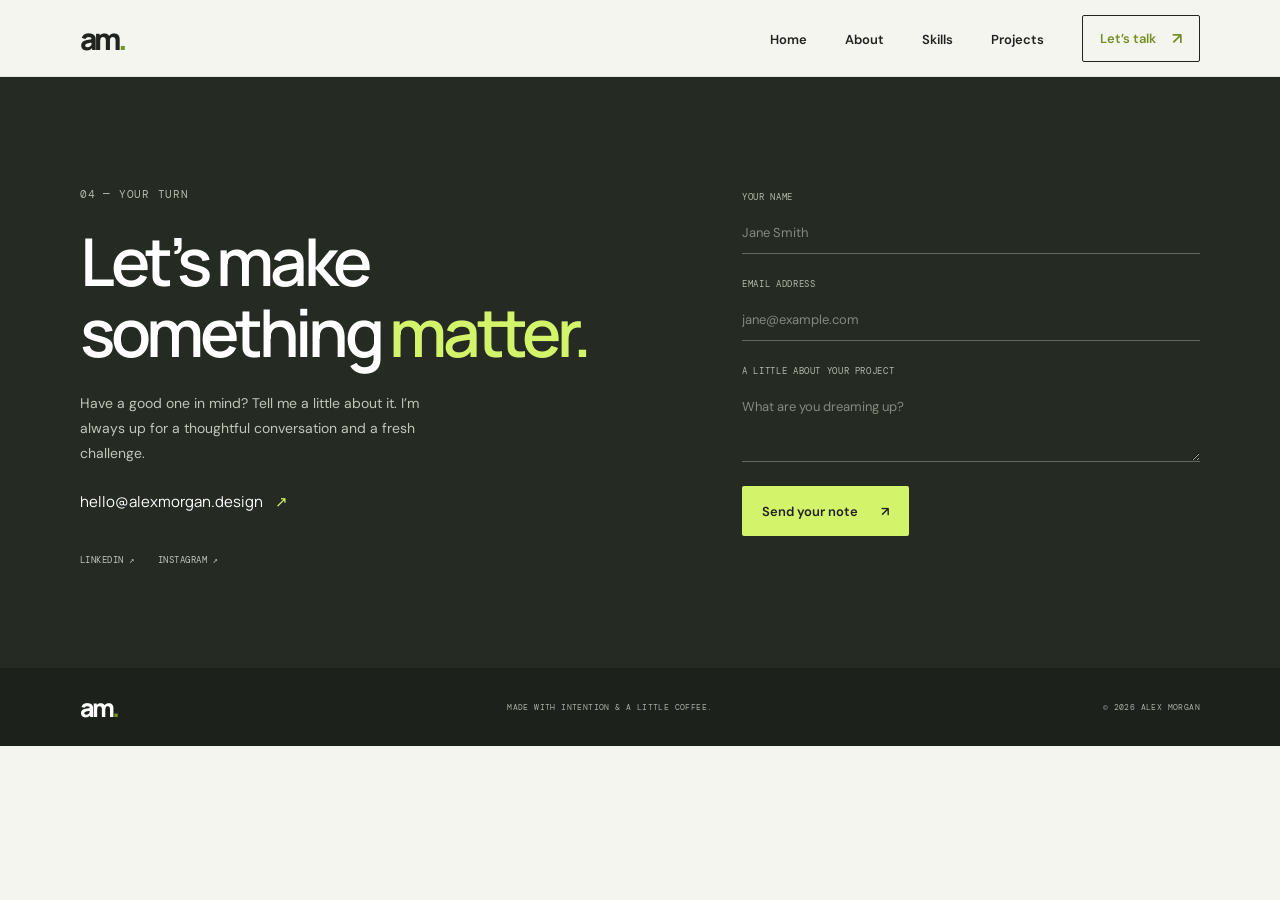
<file: contact.html>
<!doctype html>
<html lang="en">
  <head>
    <meta charset="utf-8">
    <meta name="viewport" content="width=device-width, initial-scale=1">
    <meta name="theme-color" content="#f5f5f0">
    <meta name="description" content="Get in touch with Alex Morgan about a design or development project.">
    <title>Alex Morgan — Contact</title>
    <link rel="preconnect" href="https://fonts.googleapis.com">
    <link rel="preconnect" href="https://fonts.gstatic.com" crossorigin>
    <link href="https://fonts.googleapis.com/css2?family=DM+Mono:wght@400;500&family=DM+Sans:wght@400;500;600;700&family=Manrope:wght@400;500;600;700;800&display=swap" rel="stylesheet">
    <link rel="stylesheet" href="style.css">
    <script src="script.js" defer></script>
  </head>
  <body>
    <a class="skip-link" href="#main">Skip to content</a>
    <header class="site-header"><nav class="navigation container" aria-label="Main navigation">
      <a class="wordmark" href="index.html" aria-label="Alex Morgan, home">am<span>.</span></a>
      <button class="menu-toggle" type="button" aria-expanded="false" aria-controls="nav-links" aria-label="Open navigation"><span></span><span></span></button>
      <ul class="nav-links" id="nav-links">
        <li><a href="index.html">Home</a></li><li><a href="about.html">About</a></li>
        <li><a href="skills.html">Skills</a></li><li><a href="projects.html">Projects</a></li>
        <li><a class="nav-contact" href="contact.html" aria-current="page">Let’s talk <span aria-hidden="true">↗</span></a></li>
      </ul>
    </nav></header>
    <main id="main">
      <section class="contact section">
        <div class="container contact-layout">
          <div class="contact-copy">
            <p class="eyebrow">04 — YOUR TURN</p>
            <h1 id="contact-title">Let’s make<br>something <span>matter.</span></h1>
            <p>Have a good one in mind? Tell me a little about it. I’m always up for a thoughtful conversation and a fresh challenge.</p>
            <a class="contact-email" href="mailto:hello@alexmorgan.design">hello@alexmorgan.design <span aria-hidden="true">↗</span></a>
            <div class="social-links"><a href="https://www.linkedin.com/" target="_blank" rel="noreferrer">LINKEDIN ↗</a><a href="https://www.instagram.com/" target="_blank" rel="noreferrer">INSTAGRAM ↗</a></div>
          </div>
          <form class="contact-form" id="contact-form" novalidate>
            <div class="form-row"><label for="name">YOUR NAME</label><input id="name" name="name" type="text" autocomplete="name" placeholder="Jane Smith" required><span class="field-error" id="name-error"></span></div>
            <div class="form-row"><label for="email">EMAIL ADDRESS</label><input id="email" name="email" type="email" autocomplete="email" placeholder="jane@example.com" required><span class="field-error" id="email-error"></span></div>
            <div class="form-row"><label for="message">A LITTLE ABOUT YOUR PROJECT</label><textarea id="message" name="message" rows="3" placeholder="What are you dreaming up?" required></textarea><span class="field-error" id="message-error"></span></div>
            <button class="button button-light" type="submit">Send your note <span aria-hidden="true">↗</span></button>
            <p class="form-status" id="form-status" role="status" aria-live="polite"></p>
          </form>
        </div>
      </section>
    </main>
    <footer class="site-footer"><div class="container footer-inner"><a class="wordmark" href="index.html">am<span>.</span></a><p>MADE WITH INTENTION &amp; A LITTLE COFFEE.</p><span>© <span class="current-year"></span> ALEX MORGAN</span></div></footer>
  </body>
</html>
</file>
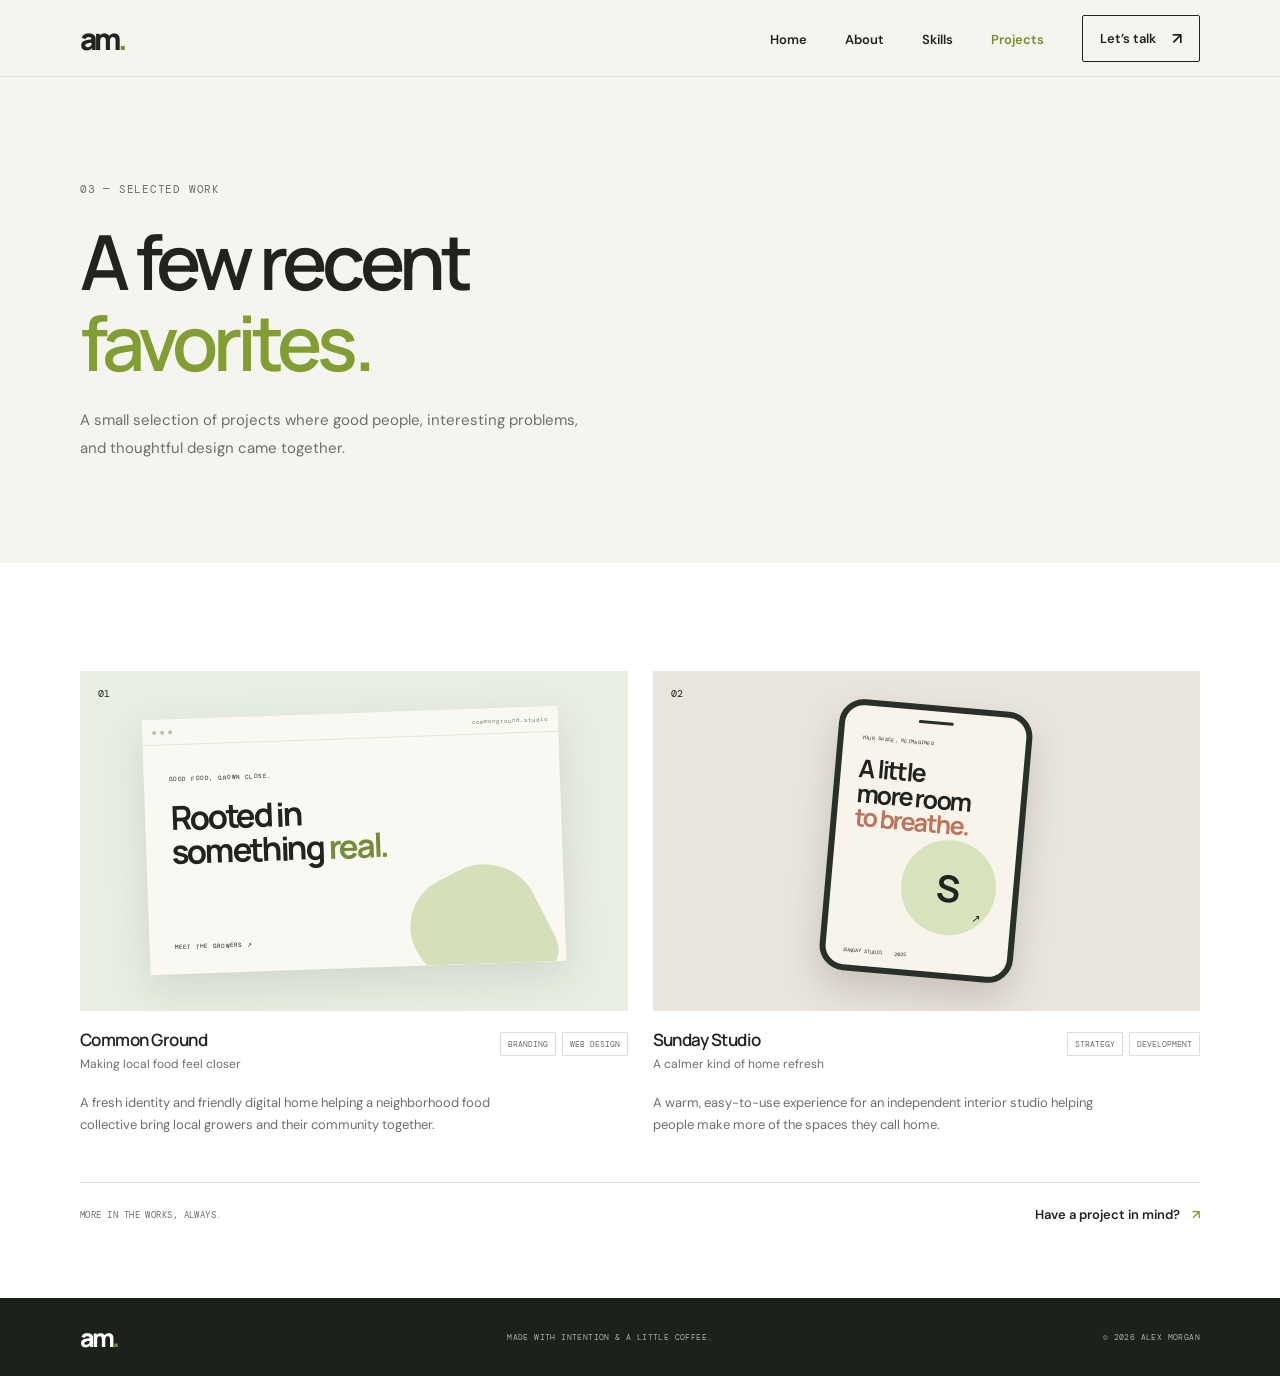
<file: projects.html>
<!doctype html>
<html lang="en">
  <head>
    <meta charset="utf-8">
    <meta name="viewport" content="width=device-width, initial-scale=1">
    <meta name="theme-color" content="#f5f5f0">
    <meta name="description" content="Selected digital design and development projects by Alex Morgan.">
    <title>Alex Morgan — Projects</title>
    <link rel="preconnect" href="https://fonts.googleapis.com">
    <link rel="preconnect" href="https://fonts.gstatic.com" crossorigin>
    <link href="https://fonts.googleapis.com/css2?family=DM+Mono:wght@400;500&family=DM+Sans:wght@400;500;600;700&family=Manrope:wght@400;500;600;700;800&display=swap" rel="stylesheet">
    <link rel="stylesheet" href="style.css">
    <script src="script.js" defer></script>
  </head>
  <body>
    <a class="skip-link" href="#main">Skip to content</a>
    <header class="site-header"><nav class="navigation container" aria-label="Main navigation">
      <a class="wordmark" href="index.html" aria-label="Alex Morgan, home">am<span>.</span></a>
      <button class="menu-toggle" type="button" aria-expanded="false" aria-controls="nav-links" aria-label="Open navigation"><span></span><span></span></button>
      <ul class="nav-links" id="nav-links">
        <li><a href="index.html">Home</a></li><li><a href="about.html">About</a></li>
        <li><a href="skills.html">Skills</a></li><li><a href="projects.html" aria-current="page">Projects</a></li>
        <li><a class="nav-contact" href="contact.html">Let’s talk <span aria-hidden="true">↗</span></a></li>
      </ul>
    </nav></header>
    <main id="main">
      <section class="page-hero section"><div class="container">
        <p class="eyebrow">03 — SELECTED WORK</p>
        <h1>A few recent<br><span>favorites.</span></h1>
        <p class="page-lead">A small selection of projects where good people, interesting problems, and thoughtful design came together.</p>
      </div></section>
      <section class="projects section section-light">
        <div class="container">
          <div class="project-grid">
            <article class="project-card">
              <a class="project-visual visual-one" href="contact.html" aria-label="Discuss the Common Ground project">
                <div class="mock-window"><div class="mock-bar"><i></i><i></i><i></i><span>commonground.studio</span></div><div class="mock-content"><span class="mock-label">GOOD FOOD, GROWN CLOSE.</span><strong>Rooted in<br>something <em>real.</em></strong><div class="mock-blob"></div><span class="mock-cta">MEET THE GROWERS ↗</span></div></div><span class="project-number">01</span>
              </a>
              <div class="project-meta"><div><h2>Common Ground</h2><p>Making local food feel closer</p></div><div class="project-tags"><span>BRANDING</span><span>WEB DESIGN</span></div></div>
              <p class="project-description">A fresh identity and friendly digital home helping a neighborhood food collective bring local growers and their community together.</p>
            </article>
            <article class="project-card">
              <a class="project-visual visual-two" href="contact.html" aria-label="Discuss the Sunday Studio project">
                <div class="phone-mock"><div class="phone-speaker"></div><div class="phone-label">YOUR SPACE, REIMAGINED</div><div class="phone-title">A little<br>more room<br><em>to breathe.</em></div><div class="phone-circle">S<span>↗</span></div><div class="phone-bottom">SUNDAY STUDIO &nbsp;&nbsp; 2025</div></div><span class="project-number">02</span>
              </a>
              <div class="project-meta"><div><h2>Sunday Studio</h2><p>A calmer kind of home refresh</p></div><div class="project-tags"><span>STRATEGY</span><span>DEVELOPMENT</span></div></div>
              <p class="project-description">A warm, easy-to-use experience for an independent interior studio helping people make more of the spaces they call home.</p>
            </article>
          </div>
          <div class="projects-foot"><span>MORE IN THE WORKS, ALWAYS.</span><a class="text-link" href="contact.html">Have a project in mind? <span aria-hidden="true">↗</span></a></div>
        </div>
      </section>
    </main>
    <footer class="site-footer"><div class="container footer-inner"><a class="wordmark" href="index.html">am<span>.</span></a><p>MADE WITH INTENTION &amp; A LITTLE COFFEE.</p><span>© <span class="current-year"></span> ALEX MORGAN</span></div></footer>
  </body>
</html>
</file>
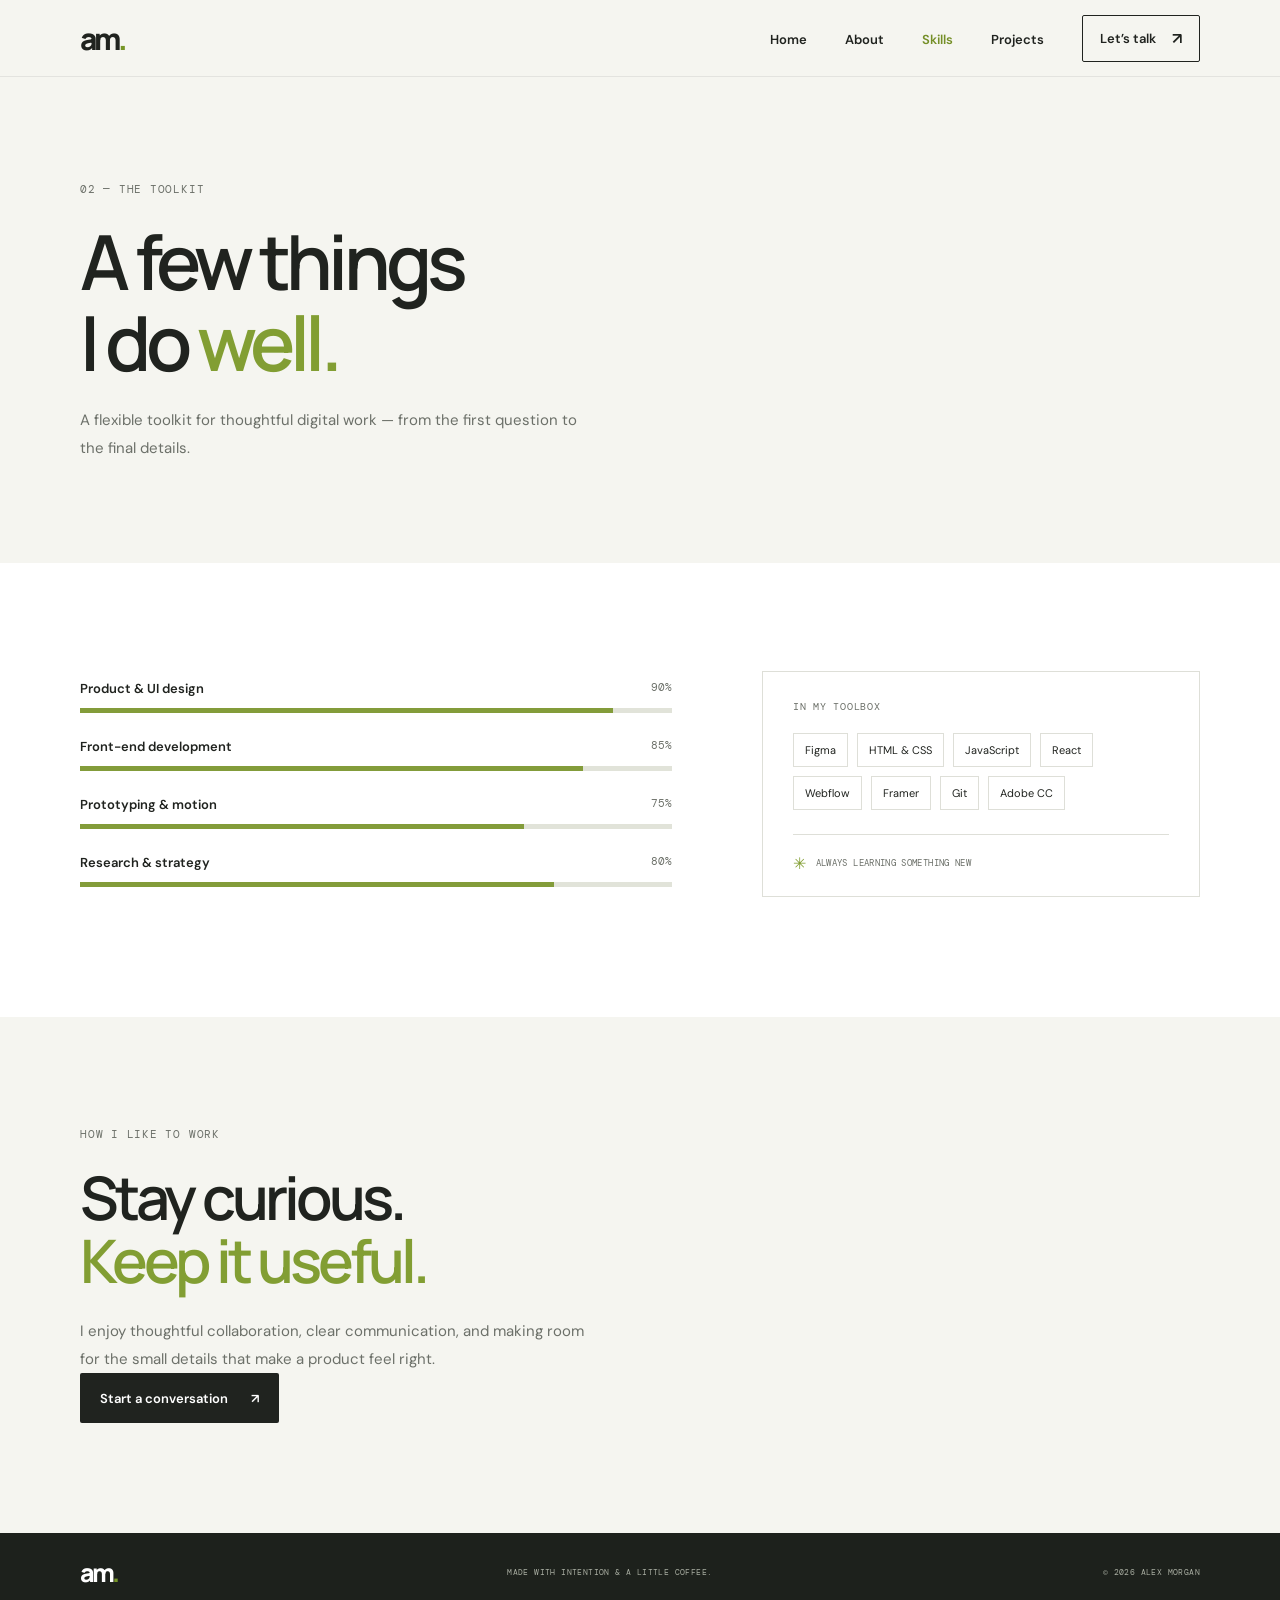
<file: skills.html>
<!doctype html>
<html lang="en">
  <head>
    <meta charset="utf-8">
    <meta name="viewport" content="width=device-width, initial-scale=1">
    <meta name="theme-color" content="#f5f5f0">
    <meta name="description" content="Explore Alex Morgan's skills in product design, front-end development, prototyping, and strategy.">
    <title>Alex Morgan — Skills</title>
    <link rel="preconnect" href="https://fonts.googleapis.com">
    <link rel="preconnect" href="https://fonts.gstatic.com" crossorigin>
    <link href="https://fonts.googleapis.com/css2?family=DM+Mono:wght@400;500&family=DM+Sans:wght@400;500;600;700&family=Manrope:wght@400;500;600;700;800&display=swap" rel="stylesheet">
    <link rel="stylesheet" href="style.css">
    <script src="script.js" defer></script>
  </head>
  <body>
    <a class="skip-link" href="#main">Skip to content</a>
    <header class="site-header"><nav class="navigation container" aria-label="Main navigation">
      <a class="wordmark" href="index.html" aria-label="Alex Morgan, home">am<span>.</span></a>
      <button class="menu-toggle" type="button" aria-expanded="false" aria-controls="nav-links" aria-label="Open navigation"><span></span><span></span></button>
      <ul class="nav-links" id="nav-links">
        <li><a href="index.html">Home</a></li><li><a href="about.html">About</a></li>
        <li><a href="skills.html" aria-current="page">Skills</a></li><li><a href="projects.html">Projects</a></li>
        <li><a class="nav-contact" href="contact.html">Let’s talk <span aria-hidden="true">↗</span></a></li>
      </ul>
    </nav></header>
    <main id="main">
      <section class="page-hero section"><div class="container">
        <p class="eyebrow">02 — THE TOOLKIT</p>
        <h1>A few things<br>I do <span>well.</span></h1>
        <p class="page-lead">A flexible toolkit for thoughtful digital work — from the first question to the final details.</p>
      </div></section>
      <section class="skills section section-light" id="skills">
        <div class="container skills-page-layout">
          <div class="skill-list" aria-label="Skill proficiency">
            <div class="skill-item"><div class="skill-label"><span>Product &amp; UI design</span><span>90%</span></div><div class="skill-track" role="progressbar" aria-label="Product and UI design" aria-valuenow="90" aria-valuemin="0" aria-valuemax="100"><span style="--level:90%"></span></div></div>
            <div class="skill-item"><div class="skill-label"><span>Front-end development</span><span>85%</span></div><div class="skill-track" role="progressbar" aria-label="Front-end development" aria-valuenow="85" aria-valuemin="0" aria-valuemax="100"><span style="--level:85%"></span></div></div>
            <div class="skill-item"><div class="skill-label"><span>Prototyping &amp; motion</span><span>75%</span></div><div class="skill-track" role="progressbar" aria-label="Prototyping and motion" aria-valuenow="75" aria-valuemin="0" aria-valuemax="100"><span style="--level:75%"></span></div></div>
            <div class="skill-item"><div class="skill-label"><span>Research &amp; strategy</span><span>80%</span></div><div class="skill-track" role="progressbar" aria-label="Research and strategy" aria-valuenow="80" aria-valuemin="0" aria-valuemax="100"><span style="--level:80%"></span></div></div>
          </div>
          <div class="tools-card">
            <p class="eyebrow">IN MY TOOLBOX</p>
            <div class="tool-tags"><span>Figma</span><span>HTML &amp; CSS</span><span>JavaScript</span><span>React</span><span>Webflow</span><span>Framer</span><span>Git</span><span>Adobe CC</span></div>
            <div class="tools-note"><span>✳</span> ALWAYS LEARNING SOMETHING NEW</div>
          </div>
        </div>
      </section>
      <section class="section"><div class="container"><p class="eyebrow">HOW I LIKE TO WORK</p><h2 class="statement-heading">Stay curious.<br><span>Keep it useful.</span></h2><p class="page-lead">I enjoy thoughtful collaboration, clear communication, and making room for the small details that make a product feel right.</p><a class="button button-dark" href="contact.html">Start a conversation <span aria-hidden="true">↗</span></a></div></section>
    </main>
    <footer class="site-footer"><div class="container footer-inner"><a class="wordmark" href="index.html">am<span>.</span></a><p>MADE WITH INTENTION &amp; A LITTLE COFFEE.</p><span>© <span class="current-year"></span> ALEX MORGAN</span></div></footer>
  </body>
</html>
</file>
<file: style.css>
:root {
  color-scheme: light;
  --paper: #f5f5f0;
  --white: #fff;
  --ink: #20231f;
  --muted: #6c7069;
  --line: #dedfd8;
  --lime: #d3f36b;
  --orange: #e88762;
  --font-body: "DM Sans", sans-serif;
  --font-display: "Manrope", sans-serif;
  --font-mono: "DM Mono", monospace;
}

* { box-sizing: border-box; }
html { scroll-behavior: smooth; scroll-padding-top: 85px; }
body { margin: 0; background: var(--paper); color: var(--ink); font-family: var(--font-body); -webkit-font-smoothing: antialiased; }
a { color: inherit; text-decoration: none; }
button, input, textarea { font: inherit; }
.container { width: min(1120px, calc(100% - 64px)); margin-inline: auto; }
.skip-link { position: absolute; z-index: 20; top: 10px; left: 10px; padding: 10px 16px; transform: translateY(-150%); background: var(--ink); color: var(--white); }
.skip-link:focus { transform: translateY(0); }
.site-header { position: sticky; z-index: 10; top: 0; border-bottom: 1px solid rgba(32, 35, 31, .08); background: rgba(245, 245, 240, .92); backdrop-filter: blur(14px); }
.navigation { display: flex; min-height: 76px; align-items: center; justify-content: space-between; }
.wordmark { font-family: var(--font-display); font-size: 30px; font-weight: 800; letter-spacing: -3px; }
.wordmark span { color: #769526; }
.nav-links { display: flex; align-items: center; gap: 38px; margin: 0; padding: 0; list-style: none; }
.nav-links a { font-size: 13px; font-weight: 600; transition: color .2s ease; }
.nav-links a:hover, .nav-links a[aria-current="page"] { color: #758f27; }
.nav-links .nav-contact { display: inline-flex; gap: 16px; align-items: center; padding: 12px 17px; border: 1px solid var(--ink); border-radius: 2px; }
.nav-contact span { font-size: 16px; }
.menu-toggle { display: none; }
.section { position: relative; padding: 110px 0; }
.hero { min-height: 650px; padding-top: 100px; padding-bottom: 100px; overflow: hidden; }
.hero-layout { display: grid; grid-template-columns: 1.06fr .94fr; align-items: center; gap: 30px; }
.eyebrow { margin: 0 0 25px; color: var(--muted); font: 11px var(--font-mono); letter-spacing: .07em; }
.status-dot { display: inline-block; width: 7px; height: 7px; margin-right: 8px; border-radius: 50%; background: #88a934; box-shadow: 0 0 0 4px rgba(136, 169, 52, .13); }
h1, h2, h3, p { margin-top: 0; }
h1, h2 { font-family: var(--font-display); font-weight: 600; letter-spacing: -.065em; }
.hero h1 { margin-bottom: 22px; font-size: clamp(48px, 6.1vw, 78px); line-height: 1.04; }
.hero h1 span, .section-heading h2 span, .contact h2 span { color: #829e33; }
.hero-intro { max-width: 420px; margin-bottom: 30px; color: var(--muted); font-size: 16px; line-height: 1.8; }
.hero-actions { display: flex; align-items: center; gap: 26px; }
.button { display: inline-flex; min-height: 50px; align-items: center; justify-content: center; gap: 23px; padding: 0 19px; border: 1px solid transparent; border-radius: 2px; cursor: pointer; font-size: 13px; font-weight: 600; transition: transform .2s ease, background .2s ease; }
.button:hover { transform: translateY(-2px); }
.button-dark { background: var(--ink); color: var(--white); }
.button-dark:hover { background: #3a4034; }
.text-link { display: inline-flex; align-items: center; gap: 12px; font-size: 13px; font-weight: 600; }
.text-link span, .contact-email span { color: #829e33; }
.hero-note { display: flex; align-items: center; gap: 11px; margin-top: 65px; color: var(--muted); font: 9px var(--font-mono); letter-spacing: .06em; }
.note-line { width: 30px; height: 1px; background: #a7aa9e; }
.hero-art { position: relative; width: min(100%, 470px); height: 440px; justify-self: end; overflow: hidden; background: #e6e9dc; }
.profile-hero { display: flex; min-height: 450px; align-items: center; flex-direction: column; justify-content: center; text-align: center; }
.profile-photo-wrap { display: grid; width: 194px; height: 194px; margin-bottom: 27px; padding: 7px; place-items: center; border: 1px solid #c8d2ae; border-radius: 50%; background: #e6e9dc; box-shadow: 0 0 0 8px rgba(211,243,107,.22); }
.home-profile-photo { width: 100%; height: 100%; border-radius: 50%; object-fit: cover; }
.profile-hero .eyebrow { margin-bottom: 14px; }
.profile-hero h1 { margin: 0; font-size: clamp(48px, 7vw, 76px); line-height: 1.08; }
.profile-title { margin: 13px 0 25px; color: var(--muted); font-size: 17px; }
.art-orbit { position: absolute; top: 50%; left: 50%; border: 1px solid rgba(46, 57, 34, .18); border-radius: 50%; transform: translate(-50%, -50%) rotate(-24deg); }
.orbit-one { width: 360px; height: 500px; }
.orbit-two { width: 260px; height: 450px; transform: translate(-50%, -50%) rotate(35deg); }
.art-sun { position: absolute; top: 79px; right: 94px; width: 143px; height: 143px; border-radius: 50%; background: var(--lime); }
.art-caption { position: absolute; z-index: 1; top: 138px; left: 67px; font: 800 43px/.94 var(--font-display); letter-spacing: -.08em; }
.art-caption span { display: inline-block; margin-left: 9px; color: #7b932e; font-size: 23px; vertical-align: top; }
.art-index, .art-vertical { position: absolute; z-index: 2; font: 9px var(--font-mono); letter-spacing: .07em; }
.art-index { right: 25px; bottom: 23px; }
.art-vertical { top: 25px; left: 25px; writing-mode: vertical-rl; }
.art-block { position: absolute; bottom: 0; background: #b7c585; }
.block-one { left: 40px; width: 90px; height: 86px; }
.block-two { right: 42px; width: 55px; height: 160px; background: #e18d69; }
.block-three { right: 98px; width: 25px; height: 90px; background: #37472e; }
.scroll-cue { position: absolute; right: max(32px, calc((100% - 1120px) / 2)); bottom: 25px; display: flex; align-items: center; gap: 11px; color: var(--muted); font: 9px var(--font-mono); letter-spacing: .07em; }
.scroll-cue span { width: 25px; height: 1px; background: #9da095; }
.section-light { background: #fff; }
.section-heading h2, .contact h2 { margin: 0; font-size: clamp(40px, 5vw, 60px); line-height: 1.08; }
.contact h1 { margin: 0 0 22px; font-family: var(--font-display); font-size: clamp(44px, 5.5vw, 66px); font-weight: 600; line-height: 1.08; letter-spacing: -.065em; }
.contact h1 span { color: var(--lime); }
.section-heading .eyebrow { margin-bottom: 23px; }
.about { padding-block: 108px 120px; }
.about-grid { display: grid; grid-template-columns: 1fr 1.4fr; gap: 75px; margin-top: 60px; padding-top: 34px; border-top: 1px solid var(--line); }
.about-aside { display: flex; align-items: flex-start; gap: 15px; }
.aside-mark { color: #829e33; font-size: 24px; }
.about-aside p { margin: 4px 0; font: 10px/1.8 var(--font-mono); letter-spacing: .05em; }
.about-copy { max-width: 610px; }
.about-copy p { margin-bottom: 19px; color: var(--muted); font-size: 14px; line-height: 1.9; }
.about-copy p.lead { color: var(--ink); font-family: var(--font-display); font-size: 20px; font-weight: 500; line-height: 1.6; }
.about-copy .text-link { margin-top: 10px; }
.skills { padding-block: 108px 120px; }
.skills-heading, .projects-top { display: flex; align-items: flex-end; justify-content: space-between; gap: 30px; }
.heading-aside { max-width: 310px; margin: 0 0 7px; color: var(--muted); font-size: 14px; line-height: 1.8; }
.skills-layout { display: grid; grid-template-columns: 1.15fr .85fr; gap: 90px; align-items: center; margin-top: 65px; }
.skill-item + .skill-item { margin-top: 25px; }
.skill-label { display: flex; justify-content: space-between; margin-bottom: 11px; font-size: 13px; font-weight: 600; }
.skill-label span + span { color: var(--muted); font: 11px var(--font-mono); }
.skill-track { height: 5px; overflow: hidden; background: #e1e3d9; }
.skill-track span { display: block; width: var(--level); height: 100%; background: #839c3a; transform: scaleX(0); transform-origin: left; transition: transform 1s cubic-bezier(.2,.8,.2,1); }
.skills.is-visible .skill-track span { transform: scaleX(1); }
.tools-card { padding: 28px 30px 22px; border: 1px solid var(--line); background: rgba(255,255,255,.55); }
.tools-card .eyebrow { margin-bottom: 20px; font-size: 10px; }
.tool-tags { display: flex; flex-wrap: wrap; gap: 9px; }
.tool-tags span { padding: 9px 11px; border: 1px solid var(--line); background: var(--white); font-size: 11px; }
.tools-note { display: flex; align-items: center; gap: 9px; margin-top: 24px; padding-top: 18px; border-top: 1px solid var(--line); color: var(--muted); font: 9px var(--font-mono); letter-spacing: .04em; }
.tools-note span { color: #829e33; font-size: 16px; }
.projects { padding-block: 108px 75px; }
.projects-top { margin-bottom: 48px; }
.projects-top .heading-aside { max-width: 340px; }
.project-grid { display: grid; grid-template-columns: 1fr 1fr; gap: 25px; }
.project-visual { position: relative; display: grid; height: 340px; place-items: center; overflow: hidden; }
.visual-one { background: #e9eee2; }
.visual-two { background: #e9e4dd; }
.project-number { position: absolute; top: 16px; left: 18px; font: 10px var(--font-mono); }
.mock-window { width: 76%; height: 75%; overflow: hidden; background: #f9f8f2; box-shadow: 0 15px 40px rgba(42, 49, 35, .12); transform: rotate(-2deg); }
.mock-bar { display: flex; height: 26px; align-items: center; gap: 4px; padding: 0 10px; border-bottom: 1px solid #e6e6de; }
.mock-bar i { width: 4px; height: 4px; border-radius: 50%; background: #bac0af; }
.mock-bar span { margin-left: auto; color: #82867b; font: 6px var(--font-mono); }
.mock-content { position: relative; height: calc(100% - 26px); padding: 30px 25px; overflow: hidden; }
.mock-label { display: block; font: 6px var(--font-mono); letter-spacing: .08em; }
.mock-content strong { position: relative; z-index: 1; display: block; margin-top: 18px; font: 700 clamp(20px, 3vw, 33px)/1.02 var(--font-display); letter-spacing: -.07em; }
.mock-content strong em { color: #758d39; font-style: normal; }
.mock-blob { position: absolute; right: 20px; bottom: -34px; width: 130px; height: 130px; border-radius: 48% 52% 25% 75%; background: #d5e0bb; transform: rotate(-25deg); }
.mock-cta { position: absolute; bottom: 23px; left: 25px; font: 6px var(--font-mono); letter-spacing: .04em; }
.phone-mock { position: relative; width: 194px; height: 272px; padding: 29px 18px 17px; border: 6px solid #29302a; border-radius: 25px; background: #f8f4ec; box-shadow: 0 18px 35px rgba(56, 48, 41, .18); transform: rotate(5deg); }
.phone-speaker { position: absolute; top: 10px; left: 50%; width: 35px; height: 3px; border-radius: 4px; background: #29302a; transform: translateX(-50%); }
.phone-label { font: 5px var(--font-mono); letter-spacing: .06em; }
.phone-title { position: relative; z-index: 1; margin-top: 15px; font: 700 25px/.98 var(--font-display); letter-spacing: -.07em; }
.phone-title em { color: #bd7359; font-style: normal; }
.phone-circle { position: absolute; right: 17px; bottom: 38px; display: grid; width: 95px; height: 95px; place-items: center; border-radius: 50%; background: #d6e3bc; font: 700 37px var(--font-display); }
.phone-circle span { position: absolute; right: 13px; bottom: 12px; font: 11px var(--font-mono); }
.phone-bottom { position: absolute; bottom: 11px; left: 18px; font: 5px var(--font-mono); }
.project-meta { display: flex; justify-content: space-between; gap: 12px; padding: 17px 0 10px; }
.project-meta h3 { margin: 0 0 5px; font: 600 17px var(--font-display); letter-spacing: -.03em; }
.project-meta p { margin: 0; color: var(--muted); font-size: 12px; }
.project-tags { display: flex; align-items: flex-start; gap: 6px; padding-top: 4px; }
.project-tags span { padding: 6px 7px; border: 1px solid var(--line); color: var(--muted); font: 8px var(--font-mono); white-space: nowrap; }
.projects-foot { display: flex; align-items: center; justify-content: space-between; margin-top: 45px; padding-top: 23px; border-top: 1px solid var(--line); }
.projects-foot > span { color: var(--muted); font: 9px var(--font-mono); letter-spacing: .05em; }
.contact { padding-block: 110px 100px; background: #252a23; color: var(--white); }
.contact-layout { display: grid; grid-template-columns: 1fr .8fr; gap: 90px; }
.contact .eyebrow { color: #b3b9ab; }
.contact h2 { margin-bottom: 22px; font-size: clamp(44px, 5.5vw, 66px); }
.contact h2 span { color: var(--lime); }
.contact-copy > p:not(.eyebrow) { max-width: 385px; margin-bottom: 25px; color: #c1c5ba; font-size: 14px; line-height: 1.8; }
.contact-email { display: inline-flex; align-items: center; gap: 12px; font: 15px var(--font-display); }
.contact-email span { color: var(--lime); }
.social-links { display: flex; gap: 23px; margin-top: 42px; }
.social-links a { color: #c1c5ba; font: 9px var(--font-mono); letter-spacing: .05em; }
.social-links a:hover { color: var(--lime); }
.contact-form { padding-top: 4px; }
.form-row { margin-bottom: 24px; }
.form-row label { display: block; margin-bottom: 9px; color: #b3b9ab; font: 9px var(--font-mono); letter-spacing: .07em; }
.form-row input, .form-row textarea { display: block; width: 100%; padding: 12px 0; border: 0; border-bottom: 1px solid #62685d; border-radius: 0; outline: 0; background: transparent; color: var(--white); font-size: 13px; resize: vertical; }
.form-row input::placeholder, .form-row textarea::placeholder { color: #848a7e; }
.form-row input:focus, .form-row textarea:focus { border-color: var(--lime); }
.form-row [aria-invalid="true"] { border-color: #ff9a82; }
.field-error { display: block; min-height: 0; margin-top: 0; color: #ffac97; font-size: 11px; }
.field-error:not(:empty) { min-height: 16px; margin-top: 6px; }
.button-light { background: var(--lime); color: var(--ink); }
.button-light:hover { background: #e0fa95; }
.form-status { min-height: 20px; margin: 12px 0 0; color: var(--lime); font-size: 12px; line-height: 1.6; }
.site-footer { background: #1d211c; color: #a9aea2; }
.footer-inner { display: flex; min-height: 78px; align-items: center; justify-content: space-between; gap: 20px; }
.footer-inner .wordmark { color: var(--white); font-size: 25px; }
.footer-inner p, .footer-inner > span { margin: 0; font: 8px var(--font-mono); letter-spacing: .05em; }
.footer-inner > span { text-align: right; }
.page-hero { padding-block: 105px 100px; }
.page-hero h1, .statement-heading { margin: 0; font-family: var(--font-display); font-size: clamp(48px, 6vw, 76px); font-weight: 600; line-height: 1.06; letter-spacing: -.065em; }
.page-hero h1 span, .statement-heading span, .home-intro h2 span { color: #829e33; }
.page-lead { max-width: 520px; margin: 25px 0 0; color: var(--muted); font-size: 15px; line-height: 1.85; }
.about-page-grid { grid-template-columns: .9fr 1.1fr; align-items: center; gap: 80px; margin-top: 0; padding-top: 0; border-top: 0; }
.profile-art { position: relative; min-height: 420px; overflow: hidden; background: #e6e9dc; }
.profile-image { position: absolute; inset: 0; width: 100%; height: 100%; object-fit: cover; }
.profile-art::after { position: absolute; top: 50%; left: 50%; width: 75%; height: 110%; border: 1px solid rgba(46,57,34,.32); border-radius: 50%; content: ""; transform: translate(-50%,-50%) rotate(-24deg); pointer-events: none; }
.profile-art > span { position: absolute; z-index: 2; top: 20px; left: 20px; font: 9px var(--font-mono); letter-spacing: .08em; writing-mode: vertical-rl; }
.education-section { background: var(--paper); }
.education-layout, .hobbies-layout { display: grid; grid-template-columns: .9fr 1.1fr; gap: 80px; }
.education-heading .statement-heading, .hobbies-layout .statement-heading { margin-top: 0; }
.education-timeline { padding-left: 25px; border-left: 1px solid #cbd1bd; }
.education-item { position: relative; padding: 0 0 35px 20px; }
.education-item:last-child { padding-bottom: 0; }
.timeline-marker { position: absolute; top: 2px; left: -31px; width: 11px; height: 11px; border: 2px solid #829e33; border-radius: 50%; background: var(--paper); }
.education-item .eyebrow { margin-bottom: 10px; font-size: 9px; }
.education-item h3 { margin: 0 0 7px; font: 600 20px var(--font-display); letter-spacing: -.03em; }
.education-detail, .education-dates { margin: 0 0 5px; color: var(--muted); font-size: 13px; line-height: 1.7; }
.education-dates { font: 10px var(--font-mono); }
.hobbies-layout { align-items: center; }
.hobby-list { margin: 0; padding: 0; list-style: none; }
.hobby-list li { display: flex; align-items: center; gap: 18px; padding: 17px 0; border-bottom: 1px solid var(--line); font: 500 16px var(--font-display); }
.hobby-list li:first-child { border-top: 1px solid var(--line); }
.hobby-list li span { color: #829e33; font: 10px var(--font-mono); }
.skills-page-layout { display: grid; grid-template-columns: 1.15fr .85fr; gap: 90px; align-items: center; }
.project-meta h2 { margin: 0 0 5px; font: 600 17px var(--font-display); letter-spacing: -.03em; }
.project-description { max-width: 440px; margin: 10px 0 0; color: var(--muted); font-size: 13px; line-height: 1.75; }
.statement-heading { margin-bottom: 20px; font-size: clamp(40px,5vw,60px); }
.home-intro { padding-block: 90px; }
.home-intro-layout { display: flex; align-items: flex-end; justify-content: space-between; gap: 30px; }
.home-intro h2 { margin: 0; font: 600 clamp(38px,5vw,58px)/1.08 var(--font-display); letter-spacing: -.06em; }
.home-links { display: grid; grid-template-columns: repeat(3,1fr); gap: 20px; margin-top: 45px; }
.home-links a { display: flex; align-items: center; gap: 12px; padding: 18px 0; border-top: 1px solid var(--line); font-size: 13px; }
.home-links a span:first-child { color: var(--muted); font: 10px var(--font-mono); }
.home-links a strong { flex: 1; font-weight: 600; }
.home-links a span:last-child { color: #829e33; }

@media (max-width: 760px) {
  .container { width: min(100% - 40px, 560px); }
  .navigation { min-height: 68px; }
  .menu-toggle { display: flex; width: 42px; height: 42px; flex-direction: column; align-items: center; justify-content: center; gap: 6px; border: 1px solid var(--line); background: transparent; cursor: pointer; }
  .menu-toggle span { width: 16px; height: 1px; background: var(--ink); transition: transform .2s ease; }
  .menu-toggle[aria-expanded="true"] span:first-child { transform: translateY(3.5px) rotate(45deg); }
  .menu-toggle[aria-expanded="true"] span:last-child { transform: translateY(-3.5px) rotate(-45deg); }
  .nav-links { position: absolute; top: 67px; right: 0; left: 0; display: none; align-items: stretch; gap: 0; padding: 8px 20px 20px; border-bottom: 1px solid var(--line); background: var(--paper); }
  .nav-links.is-open { display: flex; flex-direction: column; }
  .nav-links li a { display: flex; justify-content: space-between; padding: 14px 0; }
  .nav-links .nav-contact { margin-top: 8px; padding: 12px 14px; }
  .section { padding-block: 78px; }
  .hero { min-height: auto; padding-top: 65px; padding-bottom: 100px; }
  .hero-layout { grid-template-columns: 1fr; gap: 48px; }
  .profile-hero { min-height: 430px; }
  .hero h1 { font-size: clamp(47px, 10.5vw, 68px); }
  .hero-intro { max-width: 390px; font-size: 15px; }
  .hero-note { margin-top: 42px; font-size: 8px; }
  .hero-art { width: 100%; height: min(85vw, 400px); justify-self: stretch; }
  .art-caption { left: 12%; font-size: clamp(35px, 9vw, 43px); }
  .art-sun { right: 18%; width: 32%; height: auto; aspect-ratio: 1; }
  .orbit-one { width: 76%; height: 120%; }
  .orbit-two { width: 55%; height: 108%; }
  .scroll-cue { right: 20px; bottom: 27px; }
  .section-heading h2 { font-size: clamp(42px, 9vw, 57px); }
  .page-hero { padding-block: 75px; }
  .page-hero h1 { font-size: clamp(46px, 10vw, 65px); }
  .about-page-grid { grid-template-columns: 1fr; gap: 35px; }
  .profile-art { min-height: min(90vw, 390px); }
  .education-layout, .hobbies-layout { grid-template-columns: 1fr; gap: 35px; }
  .skills-page-layout { grid-template-columns: 1fr; gap: 38px; }
  .home-intro-layout { align-items: flex-start; flex-direction: column; }
  .home-links { grid-template-columns: 1fr; gap: 0; margin-top: 30px; }
  .home-links a { min-height: 58px; }
  .about-grid { grid-template-columns: 1fr; gap: 20px; margin-top: 38px; }
  .about-aside { margin-bottom: 5px; }
  .skills-heading, .projects-top { align-items: flex-start; flex-direction: column; }
  .heading-aside { max-width: 430px; margin-top: 18px; }
  .skills-layout { grid-template-columns: 1fr; gap: 38px; margin-top: 42px; }
  .project-grid { grid-template-columns: 1fr; gap: 30px; }
  .project-visual { height: min(72vw, 340px); min-height: 260px; }
  .mock-content { padding: 25px 20px; }
  .mock-content strong { font-size: clamp(25px, 7vw, 34px); }
  .projects-foot { align-items: flex-start; flex-direction: column; gap: 16px; margin-top: 32px; }
  .contact-layout { grid-template-columns: 1fr; gap: 48px; }
  .contact { padding-block: 82px; }
  .contact h2 { font-size: clamp(48px, 10vw, 64px); }
  .footer-inner { min-height: 80px; flex-wrap: wrap; justify-content: space-between; padding-block: 14px; }
  .footer-inner p { order: 3; width: 100%; }
}

@media (max-width: 420px) {
  .container { width: calc(100% - 36px); }
  .hero-actions { align-items: flex-start; flex-direction: column; gap: 18px; }
  .hero-note { font-size: 7px; }
  .project-meta { align-items: flex-start; flex-direction: column; }
  .project-tags { padding-top: 0; }
  .social-links { gap: 16px; }
  .footer-inner p, .footer-inner > span { font-size: 7px; }
}

@media (prefers-reduced-motion: reduce) {
  *, *::before, *::after { scroll-behavior: auto !important; transition-duration: .01ms !important; animation-duration: .01ms !important; }
}
</file>
